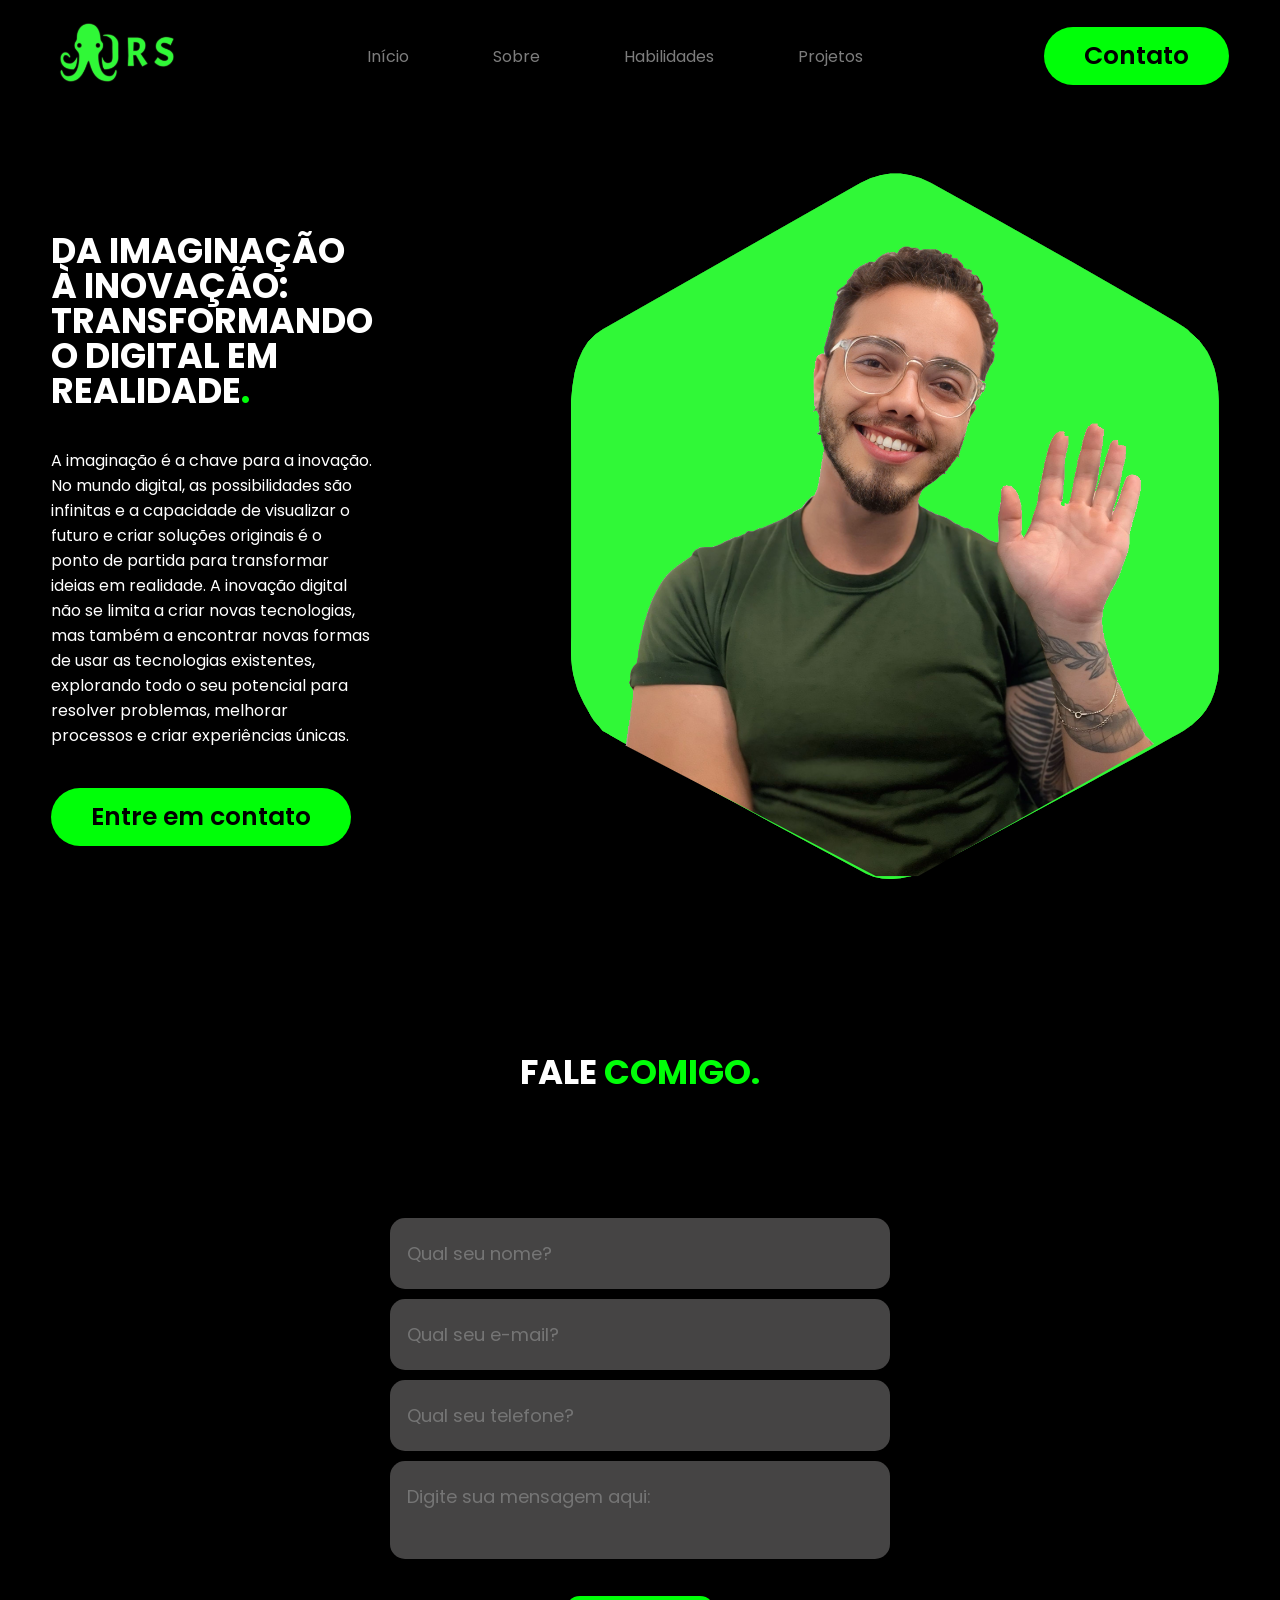
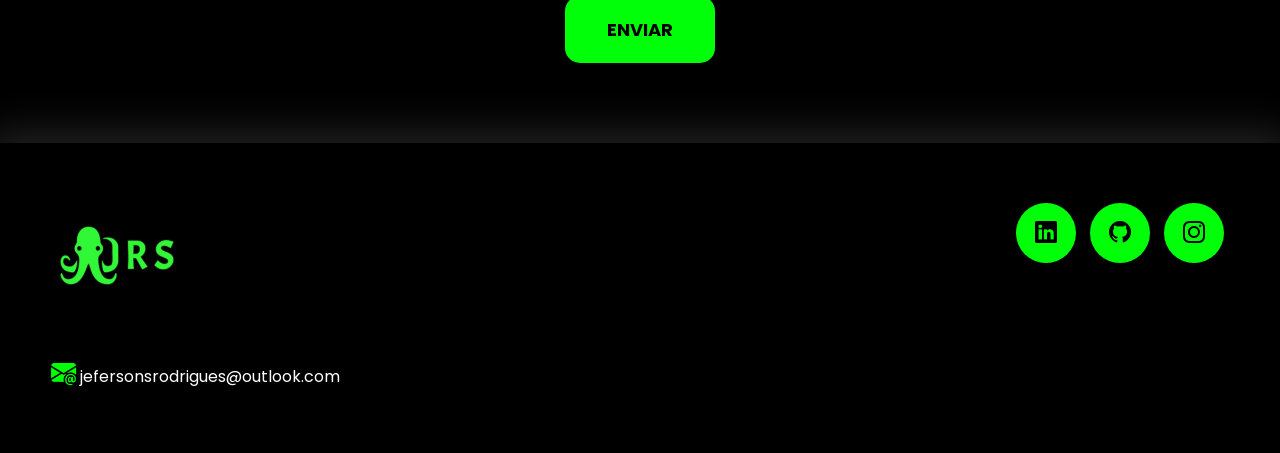
<file: index.html>
<!DOCTYPE html>
<html lang="pt-br">
<head>
    <meta charset="UTF-8">
    <meta name="viewport" content="width=device-width, initial-scale=1.0">
    <meta name="description" content="Portfólio de Jeferson Rodrigues - Desenvolvedor Web especializado em criar experiências digitais incríveis">
    <title>Jeferson Rodrigues</title> 
    <link rel="stylesheet" href="/assets/css/style.css">
    <!-- LINK GOOGLE FONTES -->
    <link rel="preconnect" href="https://fonts.googleapis.com">
    <link rel="preconnect" href="https://fonts.gstatic.com" crossorigin>
    <link href="https://fonts.googleapis.com/css2?family=Montserrat:wght@100..900&family=Poppins:ital,wght@0,100;0,200;0,300;0,400;0,500;0,600;0,700;0,800;0,900;1,100;1,200;1,300;1,400;1,500;1,600;1,700;1,800;1,900&display=swap" rel="stylesheet">
    <!-- FIM GOOGLE FONTES -->
    <link rel="stylesheet" href="https://cdn.jsdelivr.net/npm/bootstrap-icons@1.11.3/font/bootstrap-icons.min.css">
</head>
<body>

    <header>
        <div class="interface">

            <div class="logo">
                <a href="/index.html">
                    <img src="/img/logo.png" alt="Portifólio JRS">
                </a>   
            </div>

            <nav class="menu-desktop">
                <ul>
                    <li><a href="/index.html">Início</a></li>
                    <li><a href="/pages/sobre.html">Sobre</a></li>
                    <li><a href="/pages/habilidades.html">Habilidades</a></li>
                    <li><a href="/pages/projetos.html">Projetos</a></li>   
                </ul>
            </nav>

            <div class="menu-hamburger" id="menuHamburger">
                <span></span>
                <span></span>
                <span></span>
            </div>

            <div class="jrs-contato">
                <a href="https://wa.me/5519999464662" target="_blank">
                    <button>Contato</button>
                </a>
            </div>

        </div> 
    </header>

    <!-- Overlay do menu mobile -->
    <div class="menu-overlay" id="menuOverlay"></div>

    <main>
        <section id="inicio" class="topo-do-site">
            <div class="interface">
                <div class="flex">
                    <div class="txt-topo-site">
                        <h1>DA IMAGINAÇÃO À INOVAÇÃO: TRANSFORMANDO O DIGITAL EM REALIDADE<span>.</span></h1>
                        <p>A imaginação é a chave para a inovação. No mundo digital, as possibilidades são infinitas e a capacidade de visualizar o futuro e criar soluções originais é o ponto de partida para transformar ideias em realidade. A inovação digital não se limita a criar novas tecnologias, mas também a encontrar novas formas de usar as tecnologias existentes, explorando todo o seu potencial para resolver problemas, melhorar processos e criar experiências únicas.</p>
                        <div class="jrs-contato">
                            <a href="https://wa.me/5519999464662" target="_blank">
                                <button>Entre em contato</button>
                            </a>
                        </div>
                    </div>
                    
                    <div class="img-topo-site">
                        <img src="img/pessoa.png" alt="Jeferson Rodrigues">
                    </div>
                </div>
            </div>
        </section>

        <!-- FORMULÁRIO com validação JavaScript -->
        <section class="formulario">
            <div class="interface">
                <h2 class="titulo"> FALE <span>COMIGO.</span></h2>
                <form id="contactForm" novalidate>
                    <div class="form-group">
                        <input type="text" id="nome" placeholder="Qual seu nome?">
                        <span class="error-msg" id="nomeError"></span>
                    </div>
                    <div class="form-group">
                        <input type="email" id="email" placeholder="Qual seu e-mail?">
                        <span class="error-msg" id="emailError"></span>
                    </div>
                    <div class="form-group">
                        <input type="tel" id="telefone" placeholder="Qual seu telefone?">
                        <span class="error-msg" id="telefoneError"></span>
                    </div>
                    <div class="form-group">
                        <textarea id="mensagem" placeholder="Digite sua mensagem aqui:"></textarea>
                        <span class="error-msg" id="mensagemError"></span>
                    </div>
                    <!-- botão de enviar -->
                    <div class="jrs-enviar"><input type="submit" value="ENVIAR"></div>
                    <!-- mensagem de sucesso -->
                    <div class="success-msg" id="successMsg">
                        <i class="bi bi-check-circle-fill"></i>
                        <p>Mensagem enviada com sucesso!</p>
                    </div>
                </form>
            </div>
        </section>
    </main>

    <footer>
        <div class="interface">
            <div class="line-footer">
                <div class="flex">
                    <div class="logo">
                        <a href="/index.html">
                            <img src="img/logo.png" alt="Portifólio JRS">
                        </a> 
                    </div>
                    <div class="jrs-social">
                        <a href="https://www.linkedin.com/in/jefrodriguees/" target="_blank"><button><i class="bi bi-linkedin"></i></button></a>
                        <a href="https://github.com/jefrodriguess" target="_blank"><button><i class="bi bi-github"></i></button></a>
                        <a href="https://www.instagram.com/ojefrodrigues?igsh=MTQxOXJtNW4wM2hzdQ%3D%3D&utm_source=qr" target="_blank"><button><i class="bi bi-instagram"></i></button></a>
                    </div>
                </div>   
            </div>
            
            <div class="line-footer">
                <p><i class="bi bi-envelope-at-fill"></i><a href="mailto:jefersonsrodrigues@outlook.com"></a> jefersonsrodrigues@outlook.com</p>
            </div>
        </div>
    </footer>

    <script src="/js/script.js"></script>
</body>
</html>
</file>
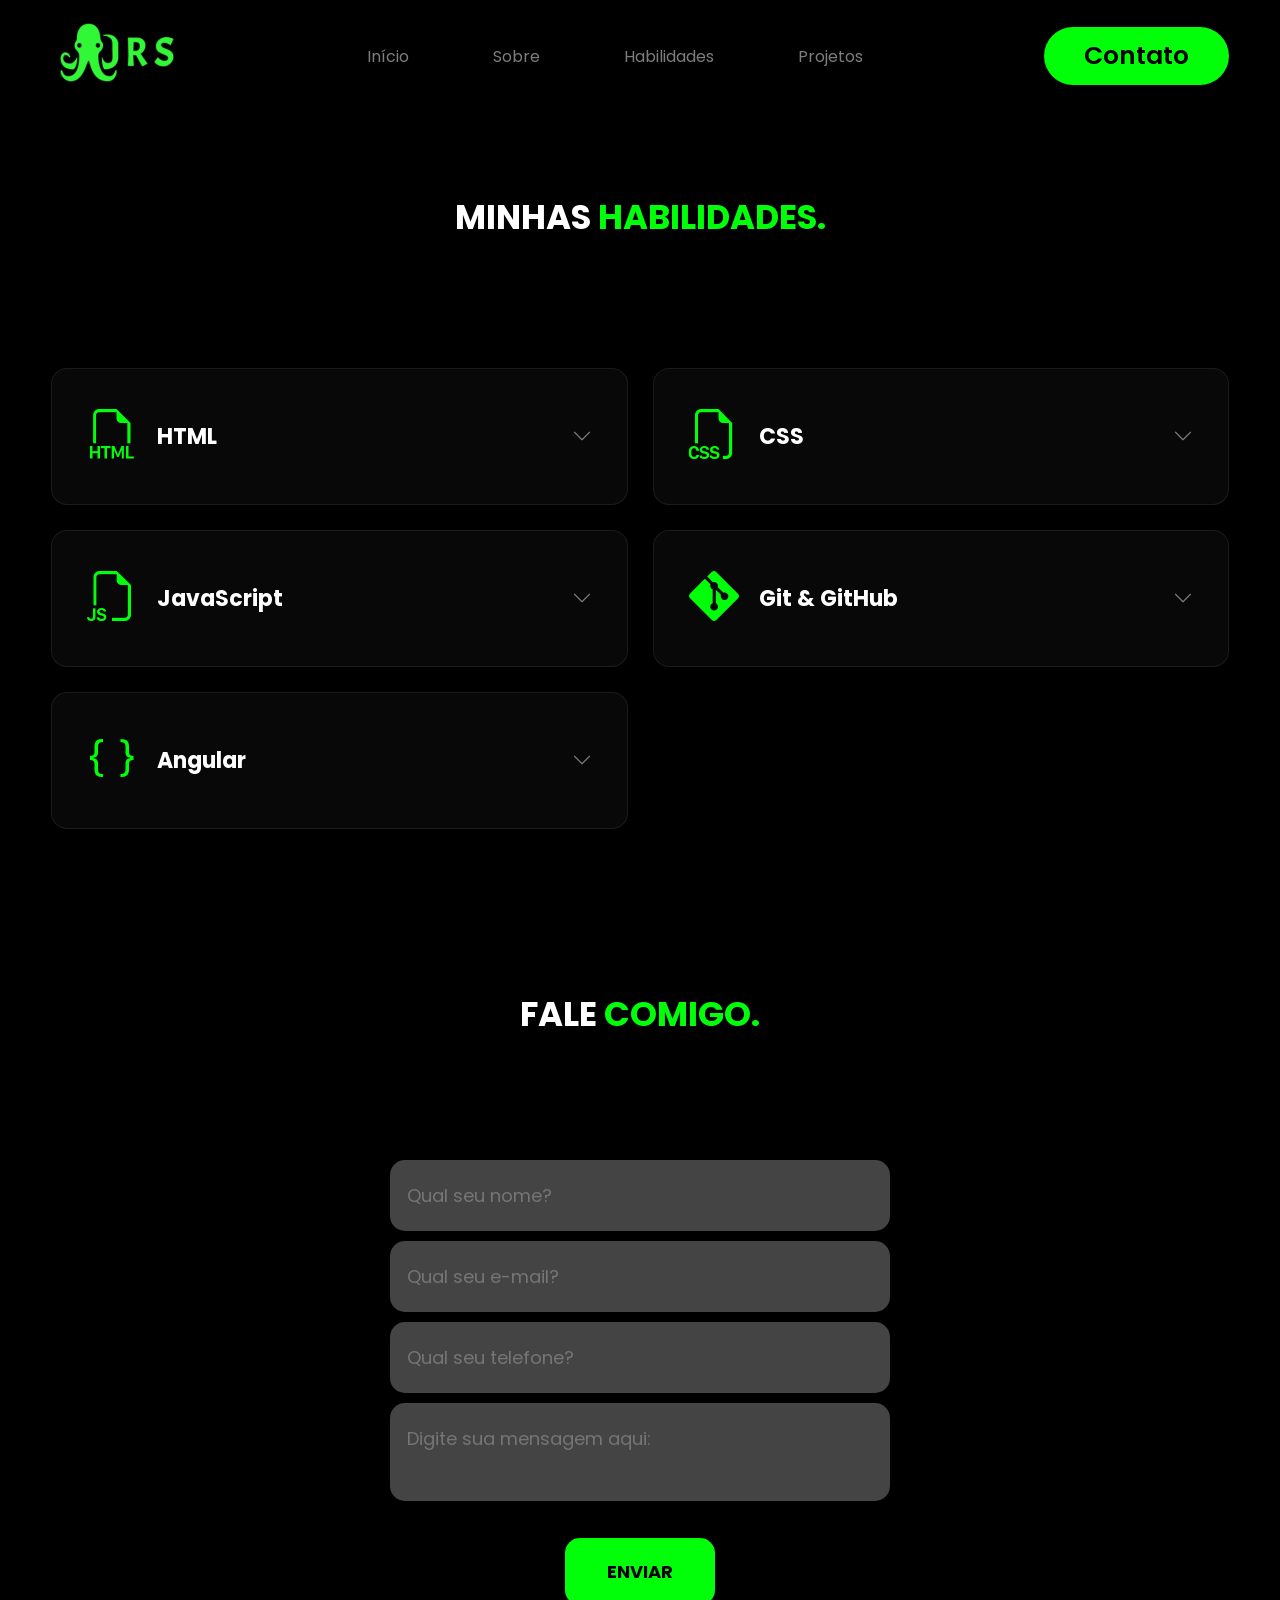
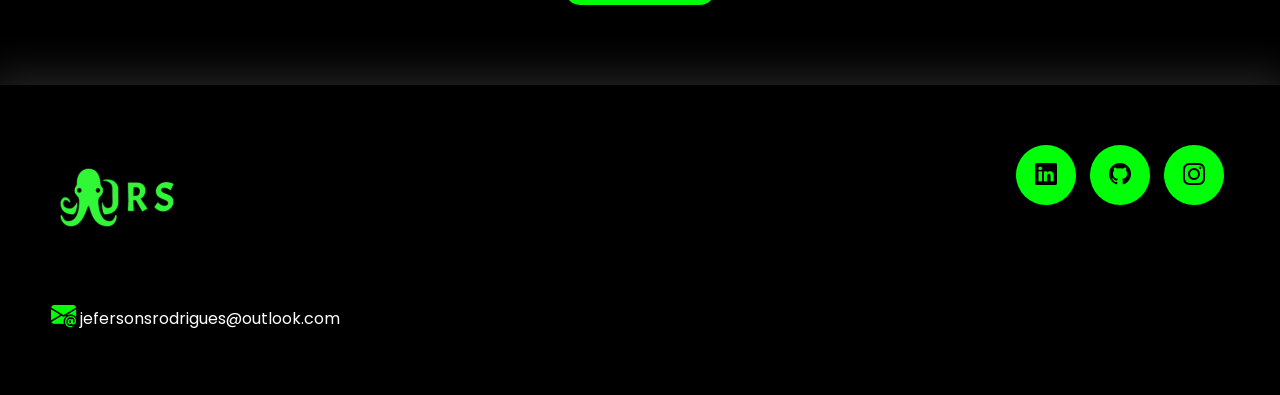
<file: pages/habilidades.html>
<!DOCTYPE html>
<html lang="pt-br">
<head>
    <meta charset="UTF-8">
    <meta name="viewport" content="width=device-width, initial-scale=1.0">
    <meta name="description" content="Portfólio de Jeferson Rodrigues - Desenvolvedor Web especializado em criar experiências digitais incríveis">
    <title>Jeferson Rodrigues</title> 
    <link rel="stylesheet" href="/assets/css/style.css">
    <!-- LINK GOOGLE FONTES -->
    <link rel="preconnect" href="https://fonts.googleapis.com">
    <link rel="preconnect" href="https://fonts.gstatic.com" crossorigin>
    <link href="https://fonts.googleapis.com/css2?family=Montserrat:wght@100..900&family=Poppins:ital,wght@0,100;0,200;0,300;0,400;0,500;0,600;0,700;0,800;0,900;1,100;1,200;1,300;1,400;1,500;1,600;1,700;1,800;1,900&display=swap" rel="stylesheet">
    <!-- FIM GOOGLE FONTES -->
    <link rel="stylesheet" href="https://cdn.jsdelivr.net/npm/bootstrap-icons@1.11.3/font/bootstrap-icons.min.css">
</head>
<body>

    <header>
        <div class="interface">

            <div class="logo">
                <a href="/index.html">
                    <img src="/img/logo.png" alt="Portifólio JRS">
                </a>   
            </div>

            <nav class="menu-desktop">
                <ul>
                    <li><a href="/index.html">Início</a></li>
                    <li><a href="/pages/sobre.html">Sobre</a></li>
                    <li><a href="/pages/habilidades.html">Habilidades</a></li>
                    <li><a href="/pages/projetos.html">Projetos</a></li>   
                </ul>
            </nav>

            <div class="menu-hamburger" id="menuHamburger">
                <span></span>
                <span></span>
                <span></span>
            </div>

            <div class="jrs-contato">
                <a href="https://wa.me/5519999464662" target="_blank">
                    <button>Contato</button>
                </a>
            </div>

        </div> 
    </header>

    <!-- Overlay do menu mobile -->
    <div class="menu-overlay" id="menuOverlay"></div>

    <main>
        <!-- HABILIDADES - Cards Accordion Interativos -->
        <section id="habilidades" class="habilidades">
            <div class="interface">
                <h2 class="titulo"> MINHAS <span>HABILIDADES.</span></h2>
                <div class="habilidades-grid">

                    <div class="habili-card" id="skill-website">
                        <div class="habili-header">
                            <i class="bi bi-filetype-html"></i>
                            <h3>HTML</h3>
                            <i class="bi bi-chevron-down habili-arrow"></i>
                        </div>
                        <div class="habili-content">
                            <p>Iniciei meus estudos em HTML aprendendo a estruturar páginas web, evoluindo para o uso de elementos semânticos e organização correta do conteúdo. Com o tempo, passei a construir páginas mais bem estruturadas e organizadas, aplicando boas práticas de marcação.</p>
                        </div>
                    </div>

                    <div class="habili-card" id="skill-blog">
                        <div class="habili-header">
                            <i class="bi bi-filetype-css"></i>
                            <h3>CSS</h3>
                            <i class="bi bi-chevron-down habili-arrow"></i>
                        </div>
                        <div class="habili-content">
                            <p>Meu aprendizado em CSS começou com estilizações básicas e evoluiu para a criação de layouts mais organizados e responsivos. Ao longo do desenvolvimento, passei a utilizar media queries e técnicas de adaptação para diferentes dispositivos, aprimorando a apresentação visual das páginas.</p>
                        </div>
                    </div>

                    <div class="habili-card" id="skill-js">
                        <div class="habili-header">
                            <i class="bi bi-filetype-js"></i>
                            <h3>JavaScript</h3>
                            <i class="bi bi-chevron-down habili-arrow"></i>
                        </div>
                        <div class="habili-content">
                            <p>Comecei com os conceitos fundamentais da linguagem e evoluí para a criação de scripts mais dinâmicos. Com o tempo, desenvolvi a capacidade de manipular elementos da página, criar interações e implementar lógicas mais estruturadas em projetos simples.</p>
                        </div>
                    </div>

                    <div class="habili-card" id="skill-git">
                        <div class="habili-header">
                            <i class="bi bi-git"></i>
                            <h3>Git & GitHub</h3>
                            <i class="bi bi-chevron-down habili-arrow"></i>
                        </div>
                        <div class="habili-content">
                            <p>Controle de versão com Git e colaboração via GitHub, utilizando branches, pull requests e boas práticas de versionamento para projetos organizados e eficientes.</p>
                        </div>
                    </div>
                    <div class="habili-card" id="skill-git">
                        <div class="habili-header">
                            <i class="bi bi-braces"></i>
                            <h3>Angular</h3>
                            <i class="bi bi-chevron-down habili-arrow"></i>
                        </div>
                        <div class="habili-content">
                            <p>Conhecimentos em Angular para desenvolvimento de interfaces web dinâmicas e responsivas, utilizando componentes, serviços, roteamento, consumo de APIs REST e boas práticas de desenvolvimento frontend.</p>
                        </div>
                    </div>

                </div>
            </div>
        </section>

        <!-- FORMULÁRIO com validação JavaScript -->
        <section class="formulario">
            <div class="interface">
                <h2 class="titulo"> FALE <span>COMIGO.</span></h2>
                <form id="contactForm" novalidate>
                    <div class="form-group">
                        <input type="text" id="nome" placeholder="Qual seu nome?">
                        <span class="error-msg" id="nomeError"></span>
                    </div>
                    <div class="form-group">
                        <input type="email" id="email" placeholder="Qual seu e-mail?">
                        <span class="error-msg" id="emailError"></span>
                    </div>
                    <div class="form-group">
                        <input type="tel" id="telefone" placeholder="Qual seu telefone?">
                        <span class="error-msg" id="telefoneError"></span>
                    </div>
                    <div class="form-group">
                        <textarea id="mensagem" placeholder="Digite sua mensagem aqui:"></textarea>
                        <span class="error-msg" id="mensagemError"></span>
                    </div>
                    <!-- botão de enviar -->
                    <div class="jrs-enviar"><input type="submit" value="ENVIAR"></div>
                    <!-- mensagem de sucesso -->
                    <div class="success-msg" id="successMsg">
                        <i class="bi bi-check-circle-fill"></i>
                        <p>Mensagem enviada com sucesso!</p>
                    </div>
                </form>
            </div>
        </section>
    </main>

    <footer>
        <div class="interface">
            <div class="line-footer">
                <div class="flex">
                    <div class="logo">
                        <a href="/index.html">
                            <img src="/img/logo.png" alt="Portifólio JRS">
                        </a> 
                    </div>
                    <div class="jrs-social">
                        <a href="https://www.linkedin.com/in/jefrodriguees/" target="_blank"><button><i class="bi bi-linkedin"></i></button></a>
                        <a href="https://github.com/jefrodriguess" target="_blank"><button><i class="bi bi-github"></i></button></a>
                        <a href="https://www.instagram.com/ojefrodrigues?igsh=MTQxOXJtNW4wM2hzdQ%3D%3D&utm_source=qr" target="_blank"><button><i class="bi bi-instagram"></i></button></a>
                    </div>
                </div>   
            </div>
            
            <div class="line-footer">
                <p><i class="bi bi-envelope-at-fill"></i><a href="mailto:jefersonsrodrigues@outlook.com"></a> jefersonsrodrigues@outlook.com</p>
            </div>
        </div>
    </footer>

    <script src="/js/script.js"></script>
</body>
</html>
</file>
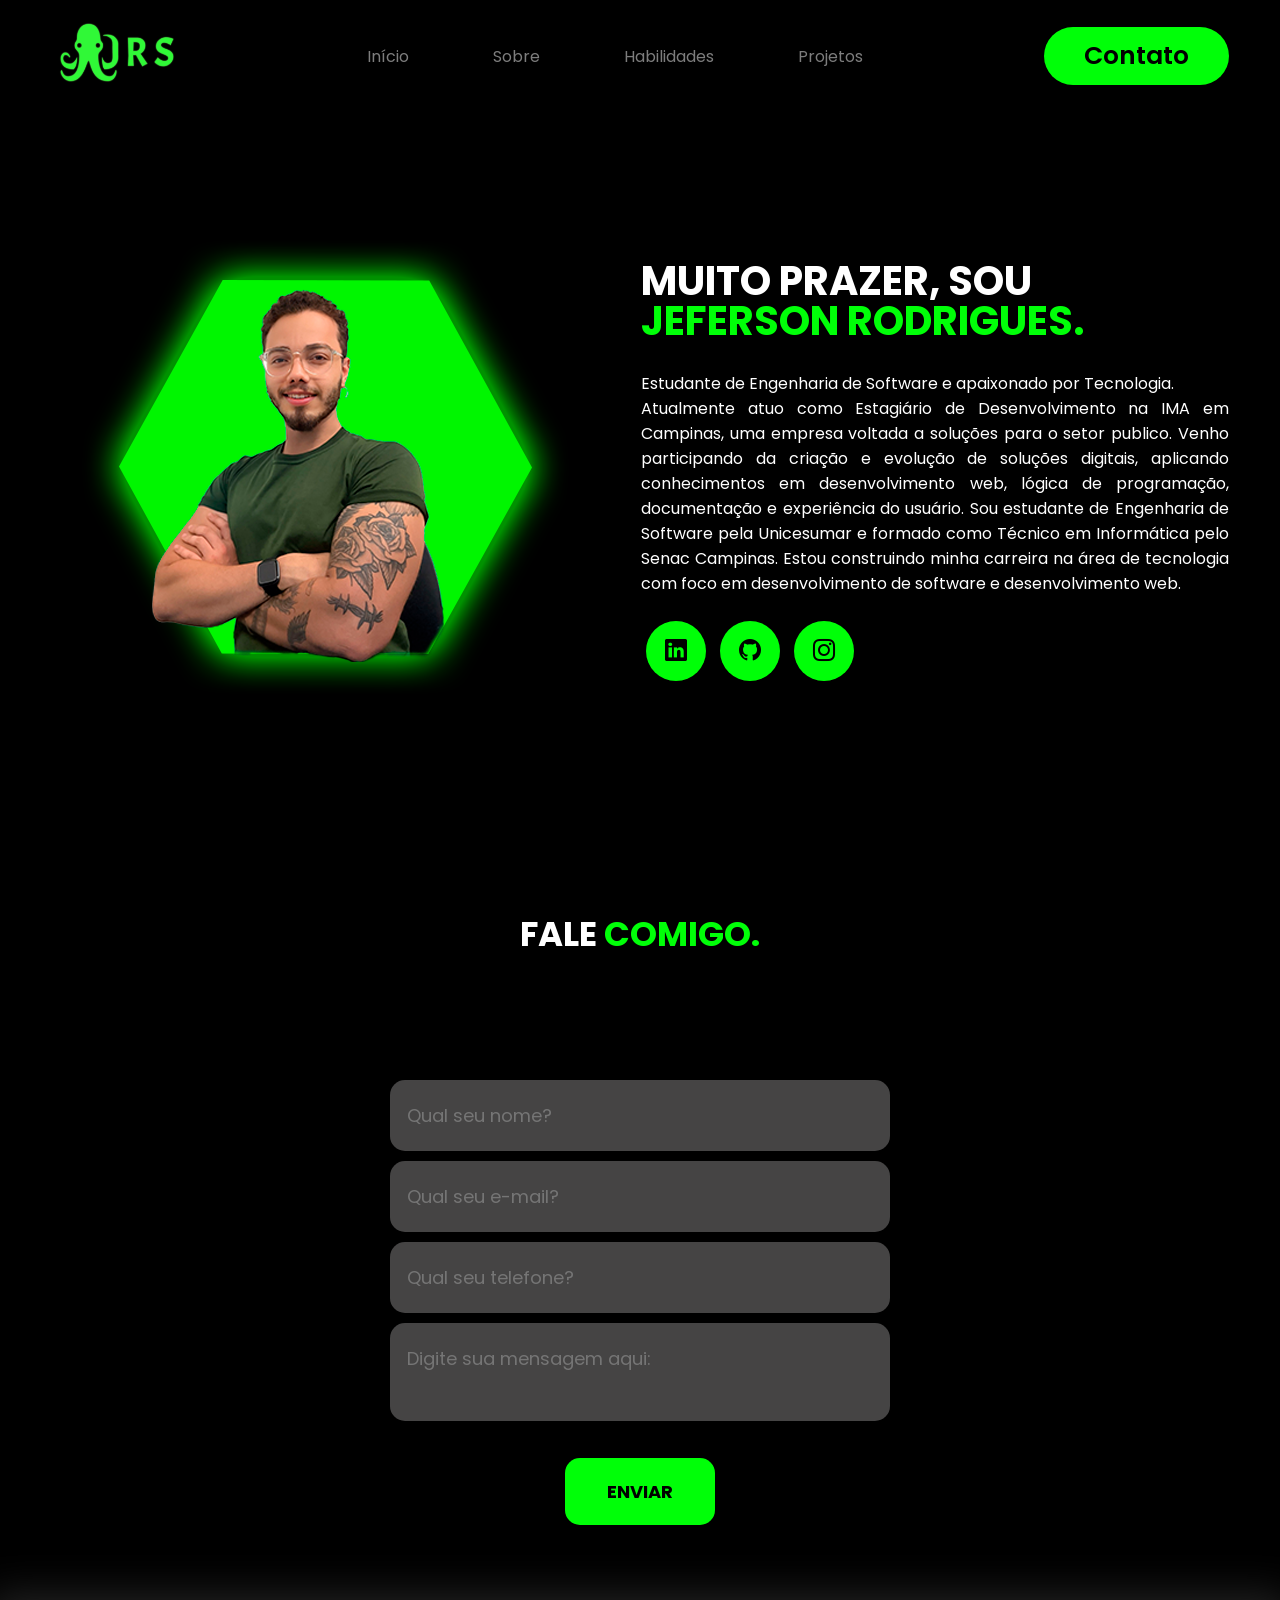
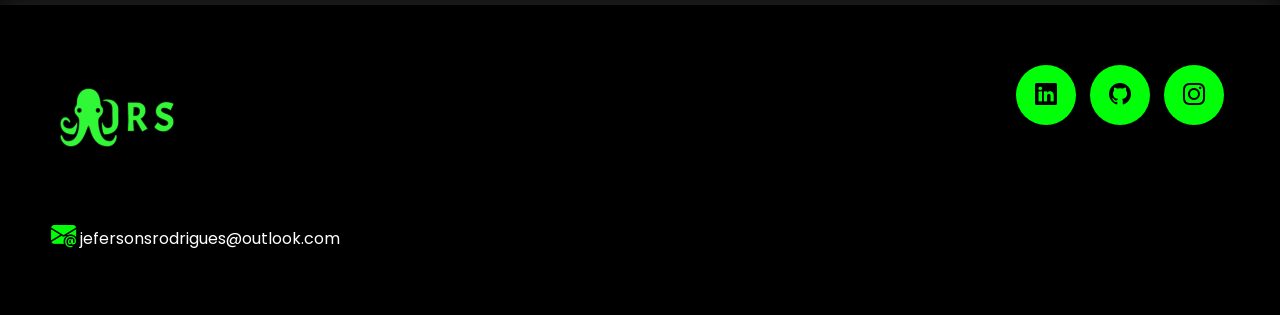
<file: pages/sobre.html>
<!DOCTYPE html>
<html lang="pt-br">
<head>
    <meta charset="UTF-8">
    <meta name="viewport" content="width=device-width, initial-scale=1.0">
    <meta name="description" content="Portfólio de Jeferson Rodrigues - Desenvolvedor Web especializado em criar experiências digitais incríveis">
    <title>Jeferson Rodrigues</title> 
    <link rel="stylesheet" href="/assets/css/style.css">
    <!-- LINK GOOGLE FONTES -->
    <link rel="preconnect" href="https://fonts.googleapis.com">
    <link rel="preconnect" href="https://fonts.gstatic.com" crossorigin>
    <link href="https://fonts.googleapis.com/css2?family=Montserrat:wght@100..900&family=Poppins:ital,wght@0,100;0,200;0,300;0,400;0,500;0,600;0,700;0,800;0,900;1,100;1,200;1,300;1,400;1,500;1,600;1,700;1,800;1,900&display=swap" rel="stylesheet">
    <!-- FIM GOOGLE FONTES -->
    <link rel="stylesheet" href="https://cdn.jsdelivr.net/npm/bootstrap-icons@1.11.3/font/bootstrap-icons.min.css">
</head>
<body>

    <header>
        <div class="interface">

            <div class="logo">
                <a href="/index.html">
                    <img src="/img/logo.png" alt="Portifólio JRS">
                </a>   
            </div>

            <nav class="menu-desktop">
                <ul>
                    <li><a href="/index.html">Início</a></li>
                    <li><a href="/pages/sobre.html">Sobre</a></li>
                    <li><a href="/pages/habilidades.html">Habilidades</a></li>
                    <li><a href="/pages/projetos.html">Projetos</a></li>   
                </ul>
            </nav>

            <div class="menu-hamburger" id="menuHamburger">
                <span></span>
                <span></span>
                <span></span>
            </div>

            <div class="jrs-contato">
                <a href="https://wa.me/5519999464662" target="_blank">
                    <button>Contato</button>
                </a>
            </div>

        </div> 
    </header>

    <!-- Overlay do menu mobile -->
    <div class="menu-overlay" id="menuOverlay"></div>

    <main>
        <section id="sobre" class="sobre">
            <div class="interface">
                <div class="flex">
                    <div class="img-sobre">
                        <img src="/img/pessoa3.png" alt="Jeferson">
                    </div>
                    <div class="txt-sobre">
                        <h2>MUITO PRAZER, SOU <span>JEFERSON RODRIGUES.</span></h2>
                        <p> Estudante de Engenharia de Software e apaixonado por Tecnologia. <br>
                        Atualmente atuo como Estagiário de Desenvolvimento na IMA em Campinas, uma empresa voltada a soluções para o setor publico. Venho participando da criação e evolução de soluções digitais, aplicando conhecimentos em desenvolvimento web, lógica de programação, documentação e experiência do usuário. Sou estudante de Engenharia de Software pela Unicesumar e formado como Técnico em Informática pelo Senac Campinas. Estou construindo minha carreira na área de tecnologia com foco em desenvolvimento de software e desenvolvimento web.</p>
                        <div class="jrs-social">
                            <a href="https://www.linkedin.com/in/jefrodriguees/" target="_blank"><button><i class="bi bi-linkedin"></i></button></a>
                            <a href="https://github.com/jefrodriguess" target="_blank"><button><i class="bi bi-github"></i></button></a>
                            <a href="https://www.instagram.com/ojefrodrigues?igsh=MTQxOXJtNW4wM2hzdQ%3D%3D&utm_source=qr" target="_blank"><button><i class="bi bi-instagram"></i></button></a>
                        </div>
                    </div>
                </div>
            </div>
        </section>

        <!-- FORMULÁRIO com validação JavaScript -->
        <section class="formulario">
            <div class="interface">
                <h2 class="titulo"> FALE <span>COMIGO.</span></h2>
                <form id="contactForm" novalidate>
                    <div class="form-group">
                        <input type="text" id="nome" placeholder="Qual seu nome?">
                        <span class="error-msg" id="nomeError"></span>
                    </div>
                    <div class="form-group">
                        <input type="email" id="email" placeholder="Qual seu e-mail?">
                        <span class="error-msg" id="emailError"></span>
                    </div>
                    <div class="form-group">
                        <input type="tel" id="telefone" placeholder="Qual seu telefone?">
                        <span class="error-msg" id="telefoneError"></span>
                    </div>
                    <div class="form-group">
                        <textarea id="mensagem" placeholder="Digite sua mensagem aqui:"></textarea>
                        <span class="error-msg" id="mensagemError"></span>
                    </div>
                    <!-- botão de enviar -->
                    <div class="jrs-enviar"><input type="submit" value="ENVIAR"></div>
                    <!-- mensagem de sucesso -->
                    <div class="success-msg" id="successMsg">
                        <i class="bi bi-check-circle-fill"></i>
                        <p>Mensagem enviada com sucesso!</p>
                    </div>
                </form>
            </div>
        </section>
    </main>

    <footer>
        <div class="interface">
            <div class="line-footer">
                <div class="flex">
                    <div class="logo">
                        <a href="/index.html">
                            <img src="/img/logo.png" alt="Portifólio JRS">
                        </a> 
                    </div>
                    <div class="jrs-social">
                        <a href="https://www.linkedin.com/in/jefrodriguees/" target="_blank"><button><i class="bi bi-linkedin"></i></button></a>
                        <a href="https://github.com/jefrodriguess" target="_blank"><button><i class="bi bi-github"></i></button></a>
                        <a href="https://www.instagram.com/ojefrodrigues?igsh=MTQxOXJtNW4wM2hzdQ%3D%3D&utm_source=qr" target="_blank"><button><i class="bi bi-instagram"></i></button></a>
                    </div>
                </div>   
            </div>
            
            <div class="line-footer">
                <p><i class="bi bi-envelope-at-fill"></i><a href="mailto:jefersonsrodrigues@outlook.com"></a> jefersonsrodrigues@outlook.com</p>
            </div>
        </div>
    </footer>

    <script src="/js/script.js"></script>
</body>
</html>
</file>
<file: assets/css/style.css>
/* ESTILO GERAL  */

*{
  margin: 0;
  padding: 0;
  box-sizing: border-box;
  font-family: 'Poppins', sans-serif;
}

body{
  background-color: #000;
  height: 100vh;
}

.interface{
  max-width: 1280px;
  margin: 0 auto;
}

.flex{
  display: flex;
}

.jrs-contato button{
  padding: 10px 40px;
  font-size: 25px;
  font-weight: 600;
  background-color: #00ff08;
  border: 0;
  border-radius: 30px;
  cursor: pointer;
  transition: .4s;
}

h2.titulo{
  color: #fff;
  font-size: 34px;
  text-align: center;
}

h2.titulo span{
  color: #00ff08;
}

button:hover, form .jrs-enviar input:hover{
  box-shadow: 0px 0px 8px #00ff08;
  transform: scale(1.15);
}

.logo img{
  width: 160px;
  height: 130px;
}

/* ESTILO DO CABEÇALHO */

header{
  padding: 0px 4%;
}

header > .interface{
  display: flex;
  align-items: center;
  justify-content: space-between;
  gap: 0px;
}

header a{
  color: #7d7d7d;
  text-decoration: none;
/* MUDAR PADRÃO INLINE LEVEL PARA BLOCK, PARA O TRANSFORM FUNCIONAR */
  display: inline-block;
  transition: .3s;
}

/* HOVER = AÇÃO: MUDANÇA DE COR AO APONTAR */
header a:hover{ 
  color: #fff;
/* ZOOM AO APONTAR, INLINE-BLOCK */
  transform: scale(1.15);
}

.logo img{
  width: 135px;
  height: 105px;
}

header nav ul{
  list-style-type: none;
}

header nav ul li{
  display: inline;
  padding: 0 40px;
}



/* ESTILO DO TOPO-DO-SITE */


section.topo-do-site .flex{
  padding: 40px 4%;
  align-items: center;
  gap: 10px;
}

.topo-do-site h1{
  color: #fff;
  font-size: 35px;
  line-height: 35px;
}

.topo-do-site .txt-topo-site h1 span{
  color: #00ff08;
}

.topo-do-site .txt-topo-site p{
  color: #fff;
  margin: 40px 0%;
}

.topo-do-site .img-topo-site{
  position: relative;
  /* NOME DA ANIMAÇÃO + TEMPO DE CONCLUSÃO + VELOCIDADE + DURAÇÃO DA ANIM. + VAI E VOLTA  */
  animation: flutuar 2s ease-in-out infinite alternate;
}



/* ANIMAÇÃO CSS; SO FUNCIONA COM POSITIONS RELATIVE */
@keyframes flutuar{
  0%{
    top: 0;
  }
  100%{
    top: 30px;
  }
}

/* ESTILO SOBRE */

section.sobre{
  padding: 80px 4%;
}

section.sobre .flex{
  align-items: center;
  gap: 40px;
}

.sobre .txt-sobre{
  color: #fff;
}

.sobre .txt-sobre h2{
  font-size: 40px;
  line-height: 40px;
  margin-bottom: 30px;
}

.sobre .txt-sobre h2 span{
  color: #00ff08;
  /* TRANSFORMA A CLASSE SPAN EM BLOCO PARA LINHA DE BAIXO */
  display: block;
}

.sobre .txt-sobre p{
  margin-bottom: 25px;
  text-align: justify;
}

.jrs-social button{
  width: 60px;
  height: 60px;
  margin: 0 5px;
  border-radius: 50%;
  border: none;
  background-color: #00ff08;
  font-size: 22px;
  cursor: pointer;
  transition: .3s;  
}


/* HABILIDADES - ACCORDION INTERATIVO */

section.habilidades{
  padding: 80px 4%;
}

.habilidades-grid{
  display: grid;
  grid-template-columns: repeat(2, 1fr);
  gap: 25px;
  margin-top: 45px;
}

.habili-card{
  background: rgba(255, 255, 255, 0.03);
  border: 1px solid rgba(255, 255, 255, 0.08);
  border-radius: 16px;
  overflow: hidden;
  transition: all 0.4s ease;
  cursor: pointer;
}

.habili-card:hover{
  border-color: rgba(0, 255, 8, 0.3);
  box-shadow: 0 0 20px rgba(0, 255, 8, 0.08);
}

.habili-card.active{
  border-color: rgba(0, 255, 8, 0.5);
  background: rgba(0, 255, 8, 0.03);
  box-shadow: 0 0 30px rgba(0, 255, 8, 0.1);
}

.habili-header{
  display: flex;
  align-items: center;
  gap: 20px;
  padding: 30px 35px;
  color: #fff;
}

.habili-header i:first-child{
  font-size: 50px;
  color: #00ff08;
  transition: transform 0.3s ease;
}

.habili-header h3{
  font-size: 22px;
  flex: 1;
}

.habili-arrow{
  font-size: 20px !important;
  color: #7d7d7d !important;
  transition: transform 0.4s ease, color 0.3s ease !important;
}

.habili-card.active .habili-arrow{
  transform: rotate(180deg);
  color: #00ff08 !important;
}

.habili-content{
  max-height: 0;
  overflow: hidden;
  transition: max-height 0.5s ease, padding 0.5s ease, opacity 0.4s ease;
  opacity: 0;
  padding: 0 35px;
}

.habili-card.active .habili-content{
  max-height: 200px;
  opacity: 1;
  padding: 0 35px 30px;
}

.habili-content p{
  color: #b0b0b0;
  font-size: 15px;
  line-height: 1.7;
}


/* ESTILO PROJETOS */

.projetos{
  padding: 80px 4%;
  box-shadow: 0 0 40px 10px #ffffff25;
}


.projetos .flex{
  justify-content: space-around;
  margin-top: 5px;
}

.titulo{
  padding-bottom: 80px;
}

.projetos .interface .flex{
  gap: 60px;
  flex-wrap: wrap;
}

.img-projeto-link{
  display: block;
  text-decoration: none;
}

.img-projeto{
  width: 300px;
  height: 400px;
  background-size: cover;
  background-position: 100% 0%;
  transition: 4s;
  cursor: pointer;
  border-radius: 10px;
  position: relative;
}

.img-projeto:hover{
  background-position: 100% 100%;
}

.orvelay{
  position: absolute;
  top: 0;
  left: 0;
  width: 100%;
  height: 100%;
  background-color: #00000096;
  border-radius: 10px;
  display: flex;
  align-items: center;
  justify-content: center;
  font-size: 24px;
  font-weight: 600;
  color: #fff;
  opacity: 0;
  transition: .5s;
}

.orvelay:hover{
  opacity: 1;
}

/* ESTILO FORMULÁRIO */

.formulario{
  padding: 80px 4%;
}

form{
  max-width: 500px;
  margin: 0 auto;
  display: flex;
  justify-content: center;
  flex-direction: column;
  gap: 10px;
  margin-top: 40px;
}

form input, form textarea{
  width: 100%;
  background-color: #474646fb;
  border: 2px solid transparent;
  outline: 0;
  padding: 20px 15px;
  border-radius: 15px;
  color: #00ff08;
  font-size: 18px;
  transition: border-color 0.3s ease;
}

form textarea{
  resize: none;  /* NÃO REDIMENSIONAR */
  max-height: 200px;  
} 

form .jrs-enviar{
  margin-top: 20px;
  text-align: center;
}

form .jrs-enviar input{
  width: 150px;
  background-color: #00ff08;
  color: #000;
  font-weight: 700;
  cursor: pointer;
  transition: .3s;
  border: none !important;
}

/* ESTILO RODA PÉ */

footer{
  padding: 40px 4%;
  box-shadow: 0 0 40px 10px #ffffff25;
}

footer .flex{
  justify-content: space-between;
}

footer .line-footer{
  padding: 20px 0;
}

.borda{
  border-top: 2px solid #00ff08;
}

footer .line-footer p i{
  color: #00ff08;
  font-size: 25px;
}

footer .line-footer p{
  color: #fff;
}


.logo-footer img{
  width: 150px;
}


/* =============================================
   MENU HAMBURGER
   ============================================= */

.menu-hamburger{
  display: none;
  flex-direction: column;
  gap: 6px;
  cursor: pointer;
  z-index: 1001;
  padding: 5px;
}

.menu-hamburger span{
  display: block;
  width: 28px;
  height: 3px;
  background-color: #fff;
  border-radius: 3px;
  transition: all 0.3s ease;
}

.menu-hamburger.active span:nth-child(1){
  transform: rotate(45deg) translate(6px, 7px);
}

.menu-hamburger.active span:nth-child(2){
  opacity: 0;
}

.menu-hamburger.active span:nth-child(3){
  transform: rotate(-45deg) translate(6px, -7px);
}

.menu-overlay{
  display: none;
  position: fixed;
  top: 0;
  left: 0;
  width: 100%;
  height: 100%;
  background: rgba(0, 0, 0, 0.7);
  z-index: 999;
  backdrop-filter: blur(4px);
}

.menu-overlay.active{
  display: block;
}

body.menu-open{
  overflow: hidden;
}


/* =============================================
   VALIDAÇÃO DO FORMULÁRIO
   ============================================= */

.form-group{
  position: relative;
}

.error-msg{
  display: none;
  color: #ff4444;
  font-size: 13px;
  margin-top: 5px;
  padding-left: 15px;
  animation: fadeInError 0.3s ease;
}

@keyframes fadeInError{
  from{
    opacity: 0;
    transform: translateY(-5px);
  }
  to{
    opacity: 1;
    transform: translateY(0);
  }
}

form input.input-error,
form textarea.input-error{
  border-color: #ff4444 !important;
}

form input.input-success,
form textarea.input-success{
  border-color: #00ff08 !important;
}

.success-msg{
  display: none;
  text-align: center;
  padding: 20px;
  border-radius: 15px;
  background: rgba(0, 255, 8, 0.1);
  border: 1px solid rgba(0, 255, 8, 0.3);
  margin-top: 20px;
  animation: fadeInSuccess 0.5s ease;
}

.success-msg.active{
  display: block;
}

.success-msg i{
  font-size: 40px;
  color: #00ff08;
  margin-bottom: 10px;
}

.success-msg p{
  color: #fff;
  font-size: 16px;
  font-weight: 600;
}

@keyframes fadeInSuccess{
  from{
    opacity: 0;
    transform: scale(0.9);
  }
  to{
    opacity: 1;
    transform: scale(1);
  }
}


/* =============================================
   RESPONSIVIDADE
   ============================================= */

/* Tablet Landscape */
@media (max-width: 1024px){
  .interface{
    max-width: 960px;
  }

  .topo-do-site h1{
    font-size: 28px;
    line-height: 32px;
  }

  .img-projeto{
    width: 300px;
    height: 380px;
  }

  header nav ul li{
    padding: 0 20px;
  }
}

/* Tablet Portrait / Mobile Grande */
@media (max-width: 768px){
  .menu-hamburger{
    display: flex;
  }

  .menu-desktop{
    position: fixed;
    top: 0;
    right: -100%;
    width: 70%;
    max-width: 320px;
    height: 100vh;
    background: #111;
    z-index: 1000;
    display: flex;
    align-items: center;
    justify-content: center;
    transition: right 0.4s ease;
    border-left: 1px solid rgba(0, 255, 8, 0.2);
  }

  .menu-desktop.active{
    right: 0;
  }

  .menu-desktop ul{
    display: flex;
    flex-direction: column;
    align-items: center;
    gap: 30px;
  }

  .menu-desktop ul li{
    display: block;
    padding: 0;
  }

  .menu-desktop ul li a{
    font-size: 20px;
  }

  header > .interface{
    gap: 10px;
  }

  .jrs-contato button{
    font-size: 18px;
    padding: 8px 25px;
  }

  section.topo-do-site .flex{
    flex-direction: column-reverse;
    text-align: center;
  }

  .topo-do-site .img-topo-site img{
    max-width: 300px;
  }

  .topo-do-site h1{
    font-size: 26px;
    line-height: 30px;
  }

  section.sobre .flex{
    flex-direction: column;
    text-align: center;
  }

  .sobre .img-sobre img{
    max-width: 300px;
  }

  .sobre .txt-sobre h2{
    font-size: 30px;
    line-height: 34px;
  }

  .habilidades-grid{
    grid-template-columns: 1fr 1fr;
  }

  .projetos .flex{
    flex-wrap: wrap;
    gap: 30px;
    justify-content: center;
  }

  .img-projeto-link{
    width: calc(50% - 15px);
  }

  .img-projeto{
    width: 100%;
    height: 350px;
  }

  form{
    max-width: 90%;
  }

  footer .flex{
    flex-direction: column;
    align-items: center;
    gap: 20px;
    text-align: center;
  }

  h2.titulo{
    font-size: 28px;
  }
}

/* Mobile */
@media (max-width: 480px){
  .topo-do-site h1{
    font-size: 22px;
    line-height: 26px;
  }

  .topo-do-site .img-topo-site img{
    max-width: 220px;
  }

  .sobre .txt-sobre h2{
    font-size: 24px;
    line-height: 28px;
  }

  .sobre .img-sobre img{
    max-width: 220px;
  }

  .habilidades-grid{
    grid-template-columns: 1fr;
  }

  .habili-header{
    padding: 22px 20px;
    gap: 15px;
  }

  .habili-header i:first-child{
    font-size: 36px;
  }

  .habili-header h3{
    font-size: 18px;
  }

  .habili-content{
    padding: 0 20px;
  }

  .habili-card.active .habili-content{
    padding: 0 20px 25px;
  }

  .projetos .flex{
    flex-direction: column;
    align-items: center;
  }

  .img-projeto-link{
    width: 100%;
  }

  .img-projeto{
    width: 100%;
    min-width: unset;
    height: 300px;
  }

  form{
    max-width: 100%;
    padding: 0 10px;
  }

  h2.titulo{
    font-size: 24px;
  }

  .jrs-contato button{
    font-size: 16px;
    padding: 8px 20px;
  }

  footer .line-footer p{
    font-size: 14px;
  }

  .jrs-social button{
    width: 45px;
    height: 45px;
    font-size: 18px;
  }
}
</file>
